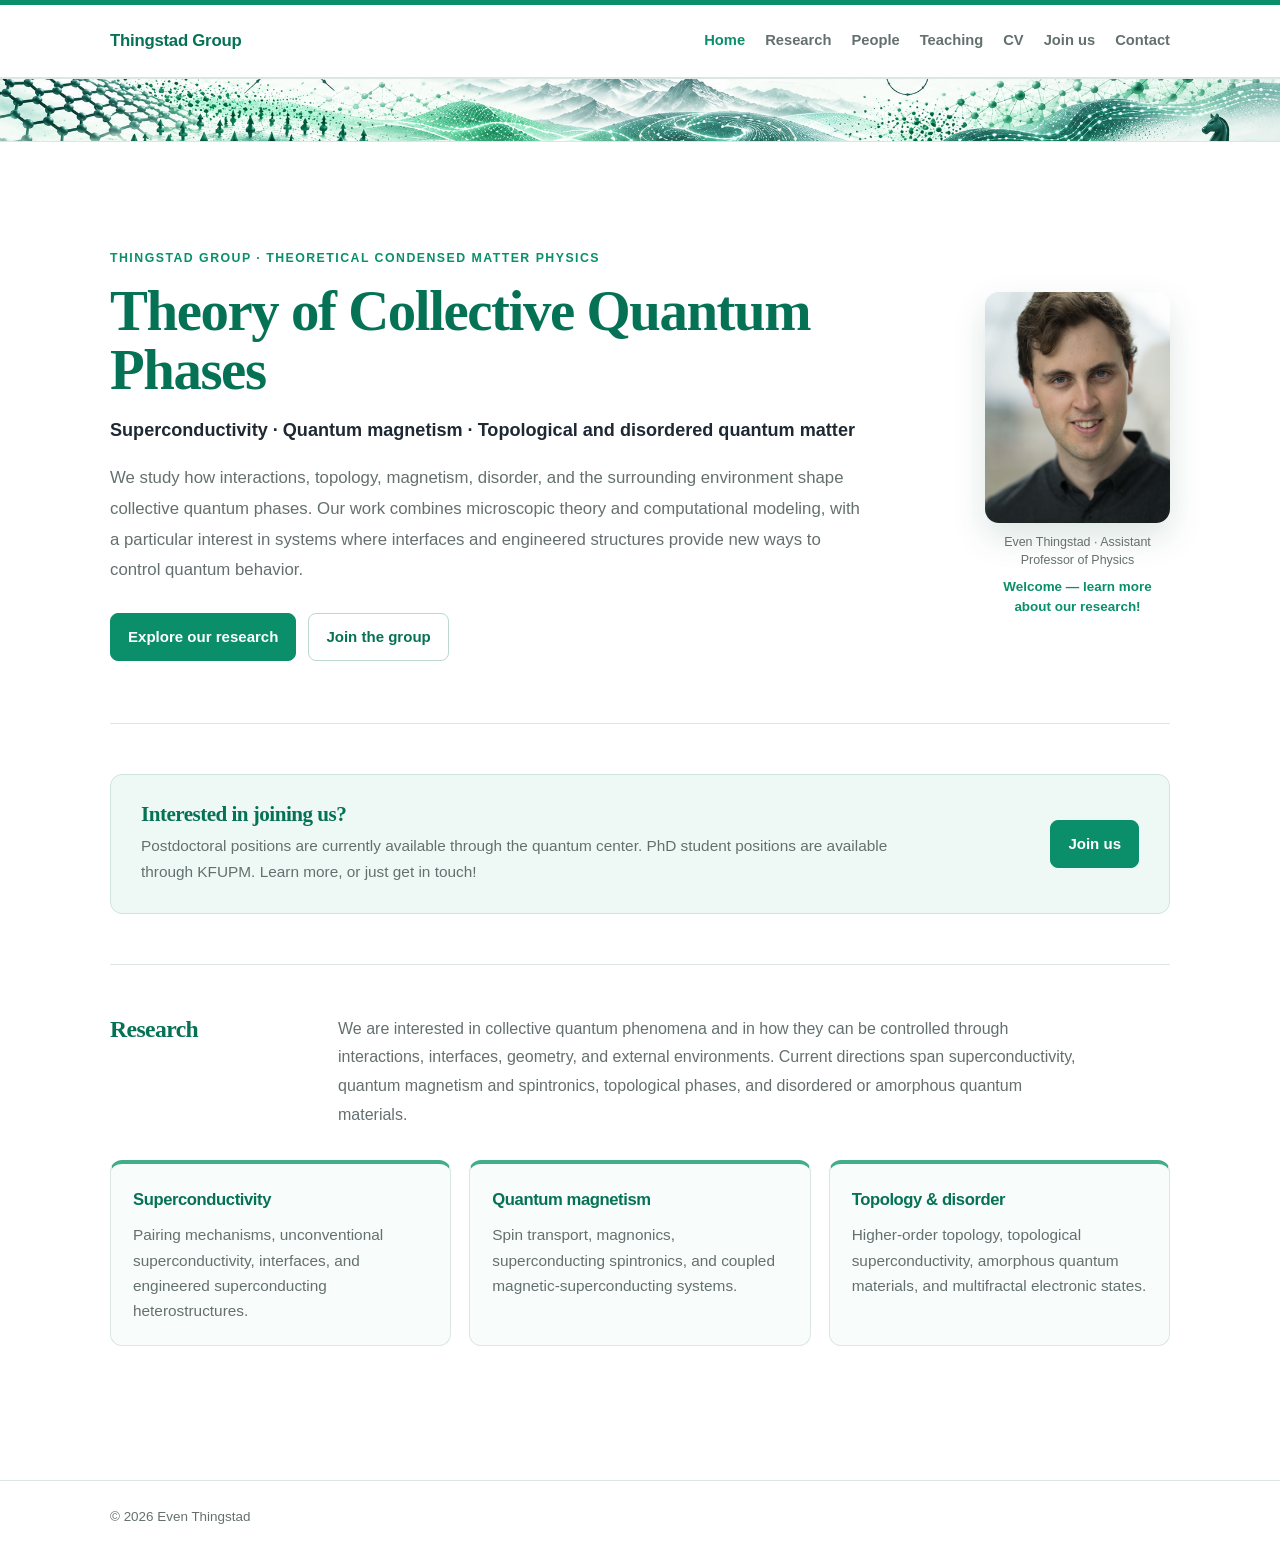
<file: index.html>
<!DOCTYPE html>
<html lang="en">
<head>
  <meta charset="UTF-8">
  <meta name="viewport" content="width=device-width, initial-scale=1.0">
  <title>Thingstad Group | Theory of Collective Quantum Phases</title>
  <meta name="description" content="Thingstad Group at KFUPM: theoretical research on superconductivity, quantum magnetism, topology, and disordered quantum matter.">
  <link rel="stylesheet" href="style.css">
</head>
<body class="home-page">
<header>
  <div class="container navbar">
    <a class="site-name" href="index.html">Thingstad Group</a>
    <nav>
      <a href="index.html" class="active">Home</a>
      <a href="research.html">Research</a>
      <a href="people.html">People</a>
      <a href="teaching.html">Teaching</a>
      <a href="cv.html">CV</a>
      <a href="join.html">Join us</a>
      <a href="contact.html">Contact</a>
    </nav>
  </div>
</header>

<div class="sitewide-band">
  <img src="banner-sitewide.png" alt="Abstract scientific banner">
</div>

<main>
  <div class="container">
    <section class="home-hero">
      <div>
        <p class="home-kicker">Thingstad Group · Theoretical Condensed Matter Physics</p>
        <h1>Theory of Collective Quantum Phases</h1>
        <p class="home-subtitle">
          Superconductivity · Quantum magnetism · Topological and disordered quantum matter
        </p>

        <p class="home-intro">
          We study how interactions, topology, magnetism, disorder, and the surrounding
          environment shape collective quantum phases. Our work combines microscopic
          theory and computational modeling, with a particular interest in systems where
          interfaces and engineered structures provide new ways to control quantum behavior.
        </p>

        <div class="home-actions">
          <a class="button primary" href="research.html">Explore our research</a>
          <a class="button secondary" href="join.html">Join the group</a>
        </div>
      </div>

      <div class="profile-wrap">
        <img class="profile-photo" src="profile1.jpg" alt="Even Thingstad">
        <p class="profile-caption">
          Even Thingstad · Assistant Professor of Physics
        </p>
        <a class="profile-invite" href="research.html">Welcome — learn more about our research!</a>
      </div>
    </section>

   <section class="home-section">
      <div class="join-banner">
        <div>
          <h2>Interested in joining us?</h2>
          <p>
            Postdoctoral positions are currently available through the quantum center. PhD student positions are
            available through KFUPM. Learn more, or just get in touch!
          </p>
        </div>
        <a class="button primary" href="join.html">Join us</a>
      </div>
    </section>


    <section class="home-section">
      <div class="home-section-heading">
        <h2>Research</h2>
        <p class="home-section-copy">
          We are interested in collective quantum phenomena and in how they can be
          controlled through interactions, interfaces, geometry, and external environments.
          Current directions span superconductivity, quantum magnetism and spintronics,
          topological phases, and disordered or amorphous quantum materials.
        </p>
      </div>

      <div class="research-grid">
        <article class="research-card">
          <h3>Superconductivity</h3>
          <p>
            Pairing mechanisms, unconventional superconductivity, interfaces,
            and engineered superconducting heterostructures.
          </p>
        </article>

        <article class="research-card">
          <h3>Quantum magnetism</h3>
          <p>
            Spin transport, magnonics, superconducting spintronics, and coupled
            magnetic-superconducting systems.
          </p>
        </article>

        <article class="research-card">
          <h3>Topology &amp; disorder</h3>
          <p>
            Higher-order topology, topological superconductivity, amorphous
            quantum materials, and multifractal electronic states.
          </p>
        </article>
      </div>
    </section>


  </div>
</main>

<footer>
  <div class="container">
    © 2026 Even Thingstad
  </div>
</footer>
</body>
</html>
</file>
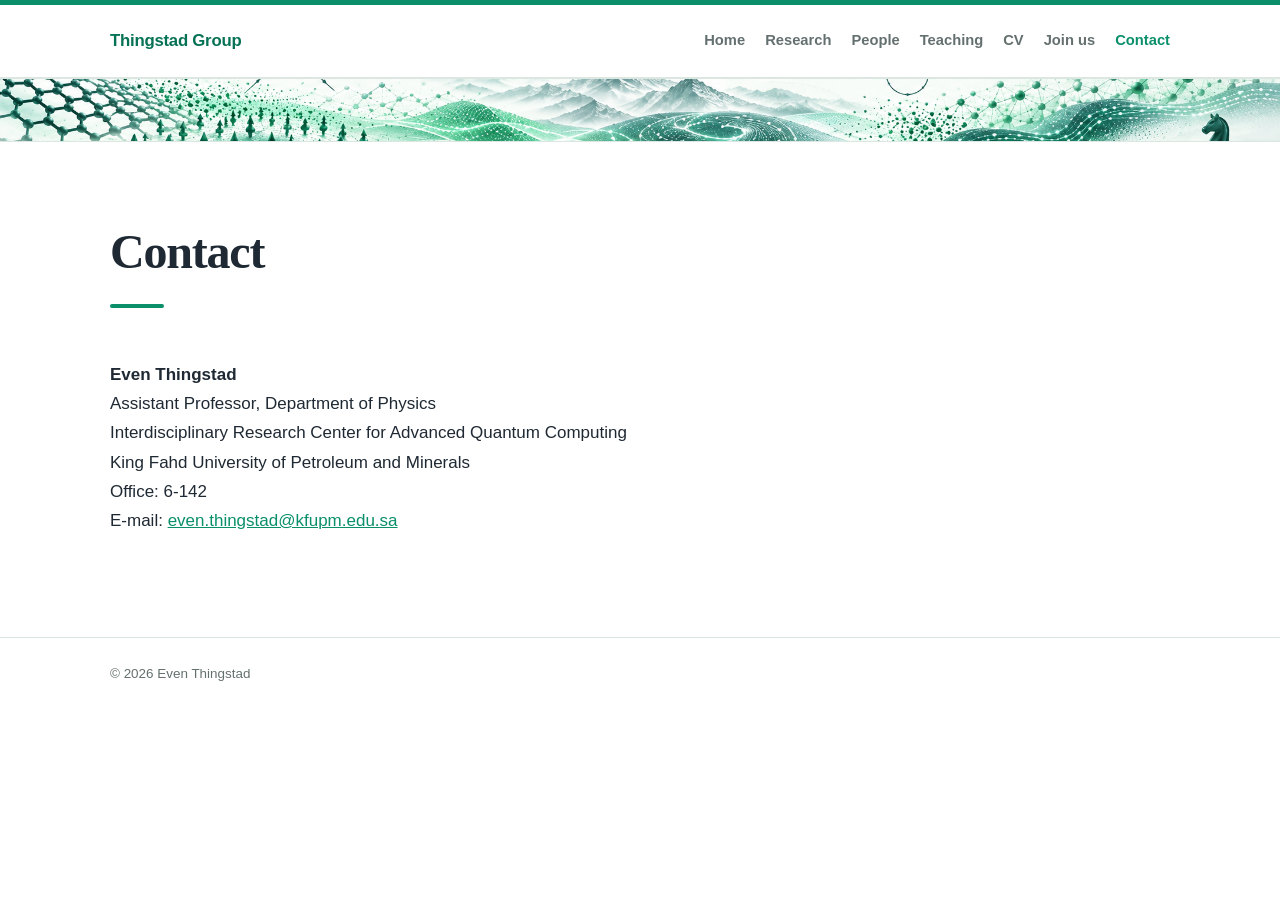
<file: contact.html>
<!DOCTYPE html>
<html lang="en">
<head>
  <meta charset="UTF-8">
  <meta name="viewport" content="width=device-width, initial-scale=1.0">
  <title>Contact | Thingstad Group</title>
  <meta name="description" content="Contact information for the Thingstad Group at KFUPM.">
  <link rel="stylesheet" href="style.css">
</head>
<body>
<header>
  <div class="container navbar">
    <a class="site-name" href="index.html">Thingstad Group</a>
    <nav>
      <a href="index.html">Home</a>
      <a href="research.html">Research</a>
      <a href="people.html">People</a>
      <a href="teaching.html">Teaching</a>
      <a href="cv.html">CV</a>
      <a href="join.html">Join us</a>
      <a href="contact.html" class="active">Contact</a>
    </nav>
  </div>
</header>

<div class="sitewide-band">
  <img src="banner-sitewide.png" alt="Abstract scientific banner">
</div>


<main>
  <div class="container">
    <section class="page-header">
      <h1>Contact</h1>
      <!--<p class="lead"> Contact information for the Thingstad Group. </p> -->
    </section>

    <section class="info-block">
      <p>
        <strong>Even Thingstad</strong><br>
        Assistant Professor, Department of Physics<br>
        Interdisciplinary Research Center for Advanced Quantum Computing<br>
        King Fahd University of Petroleum and Minerals<br>
        Office: 6-142<br>
        E-mail: <span class="protected-email">Enable JavaScript to display email</span>
      </p>
    </section>
<!--
    <section class="info-block">
      <h2>Profiles</h2>
      <ul class="section-list">
        <li><a href="#">Google Scholar</a></li>
        <li><a href="#">ORCID</a></li>
        <li><a href="#">GitHub</a></li>
      </ul>
    </section>
-->

    <script>
      (function () {
        var user = "even" + "." + "thingstad";
        var domain = "kfupm" + ".edu.sa";
        var address = user + "@" + domain;
        document.querySelectorAll(".protected-email").forEach(function (target) {
          var link = document.createElement("a");
          link.href = "mailto:" + address;
          link.textContent = address;
          target.textContent = "";
          target.appendChild(link);
        });
      })();
    </script>
  </div>
</main>

<footer>
  <div class="container">
    © 2026 Even Thingstad
  </div>
</footer>
</body>
</html>
</file>
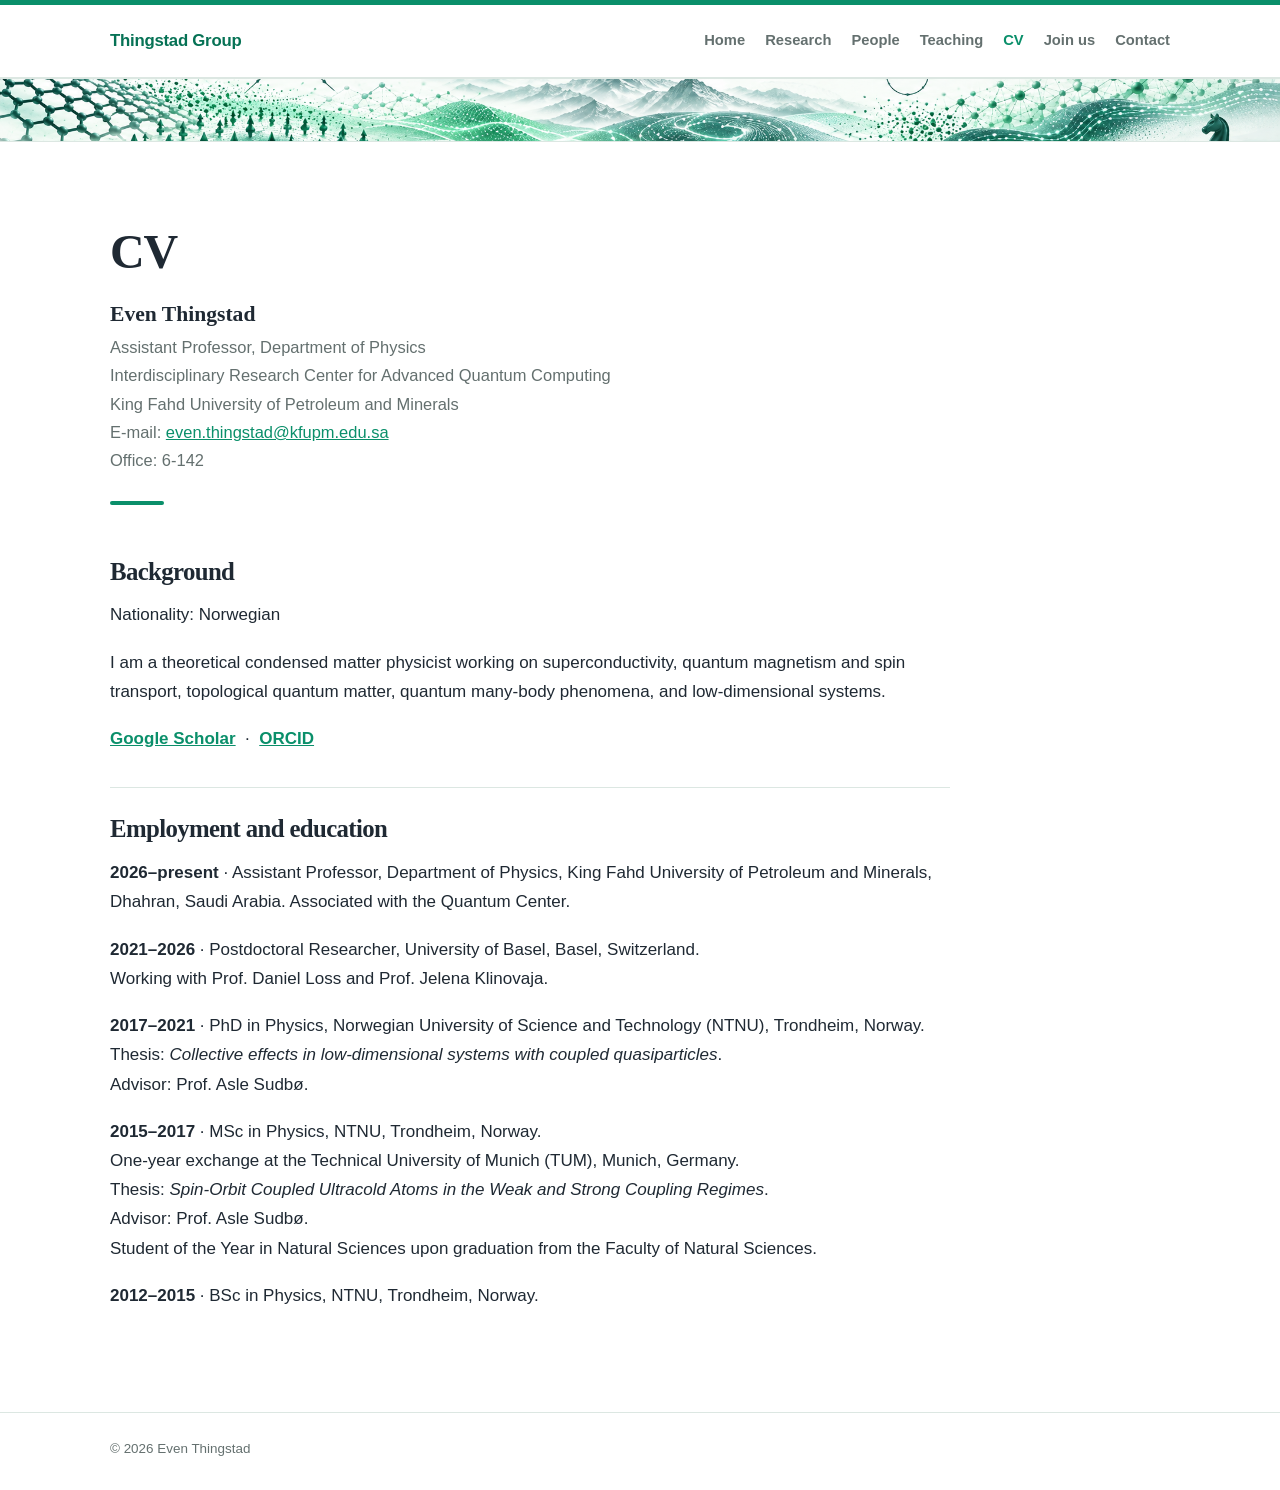
<file: cv.html>
<!DOCTYPE html>
<html lang="en">
<head>
  <meta charset="UTF-8">
  <meta name="viewport" content="width=device-width, initial-scale=1.0">
  <title>CV | Even Thingstad</title>
  <meta name="description" content="Brief academic CV of Even Thingstad, Assistant Professor in the Department of Physics at KFUPM.">
  <link rel="stylesheet" href="style.css">
</head>
<body>
<header>
  <div class="container navbar">
    <a class="site-name" href="index.html">Thingstad Group</a>
    <nav>
      <a href="index.html">Home</a>
      <a href="research.html">Research</a>
      <a href="people.html">People</a>
      <a href="teaching.html">Teaching</a>
      <a href="cv.html" class="active">CV</a>
      <a href="join.html">Join us</a>
      <a href="contact.html">Contact</a>
    </nav>
  </div>
</header>

<div class="sitewide-band">
  <img src="banner-sitewide.png" alt="Abstract scientific banner">
</div>


<main>
  <div class="container">
    <section class="page-header">
      <h1>CV</h1>
      <div class="cv-identity">
        <strong>Even Thingstad</strong><br>
	Assistant Professor, Department of Physics<br>
        Interdisciplinary Research Center for Advanced Quantum Computing<br>
        King Fahd University of Petroleum and Minerals<br>
        E-mail: <span class="protected-email">Enable JavaScript to display email</span><br>
        Office: 6-142
      </div>
    </section>

    <section class="info-block">
      <h2>Background</h2>
      <p>
        Nationality: Norwegian
      </p>
      <p>
        I am a theoretical condensed matter physicist working on superconductivity,
        quantum magnetism and spin transport, topological quantum matter, quantum
        many-body phenomena, and low-dimensional systems.
      </p>
      <p>
        <a class="inline-link" href="https://scholar.google.com/citations?hl=en&user=HQakPwkAAAAJ" target="_blank" rel="noopener noreferrer">Google Scholar</a>
        &nbsp;·&nbsp;
        <a class="inline-link" href="https://orcid.org/0000-0002-7862-2286" target="_blank" rel="noopener noreferrer">ORCID</a>
      </p>
    </section>

    <section class="info-block">
      <h2>Employment and education</h2>
      <p>
        <strong>2026–present</strong> · Assistant Professor, Department of Physics,
        King Fahd University of Petroleum and Minerals, Dhahran, Saudi Arabia.
        Associated with the Quantum Center.
      </p>
      <p>
        <strong>2021–2026</strong> · Postdoctoral Researcher, University of Basel,
        Basel, Switzerland. <br> Working with Prof. Daniel Loss and Prof. Jelena Klinovaja.
      </p>
      <p>
        <strong>2017–2021</strong> · PhD in Physics, Norwegian University of Science and Technology (NTNU), Trondheim, Norway.<br>
        Thesis: <em>Collective effects in low-dimensional systems with coupled quasiparticles</em>.<br>
        Advisor: Prof. Asle Sudbø.
      </p>
      <p>
        <strong>2015–2017</strong> · MSc in Physics, NTNU, Trondheim, Norway.<br>
        One-year exchange at the Technical University of Munich (TUM), Munich, Germany.<br>
        Thesis: <em>Spin-Orbit Coupled Ultracold Atoms in the Weak and Strong Coupling Regimes</em>.<br>
        Advisor: Prof. Asle Sudbø.<br>
        Student of the Year in Natural Sciences upon graduation from the Faculty of Natural Sciences.
      </p>
      <p>
        <strong>2012–2015</strong> · BSc in Physics, NTNU, Trondheim, Norway.
      </p>
    </section>

<!--
<section class="info-block">
  <h2>Research interests</h2>
  <p>
    Theoretical condensed matter physics, with emphasis on superconductivity,
    magnetism and spin transport, topological quantum matter, quantum many-body
    phenomena, and low-dimensional systems. A recurring theme is how interactions,
    interfaces, and engineered environments can be used to create or control
    collective quantum phases.
  </p>
</section>
-->

    <script>
      (function () {
        var user = "even" + "." + "thingstad";
        var domain = "kfupm" + ".edu.sa";
        var address = user + "@" + domain;
        document.querySelectorAll(".protected-email").forEach(function (target) {
          var link = document.createElement("a");
          link.href = "mailto:" + address;
          link.textContent = address;
          target.textContent = "";
          target.appendChild(link);
        });
      })();
    </script>
  </div>
</main>

<footer>
  <div class="container">
    © 2026 Even Thingstad
  </div>
</footer>
</body>
</html>
</file>
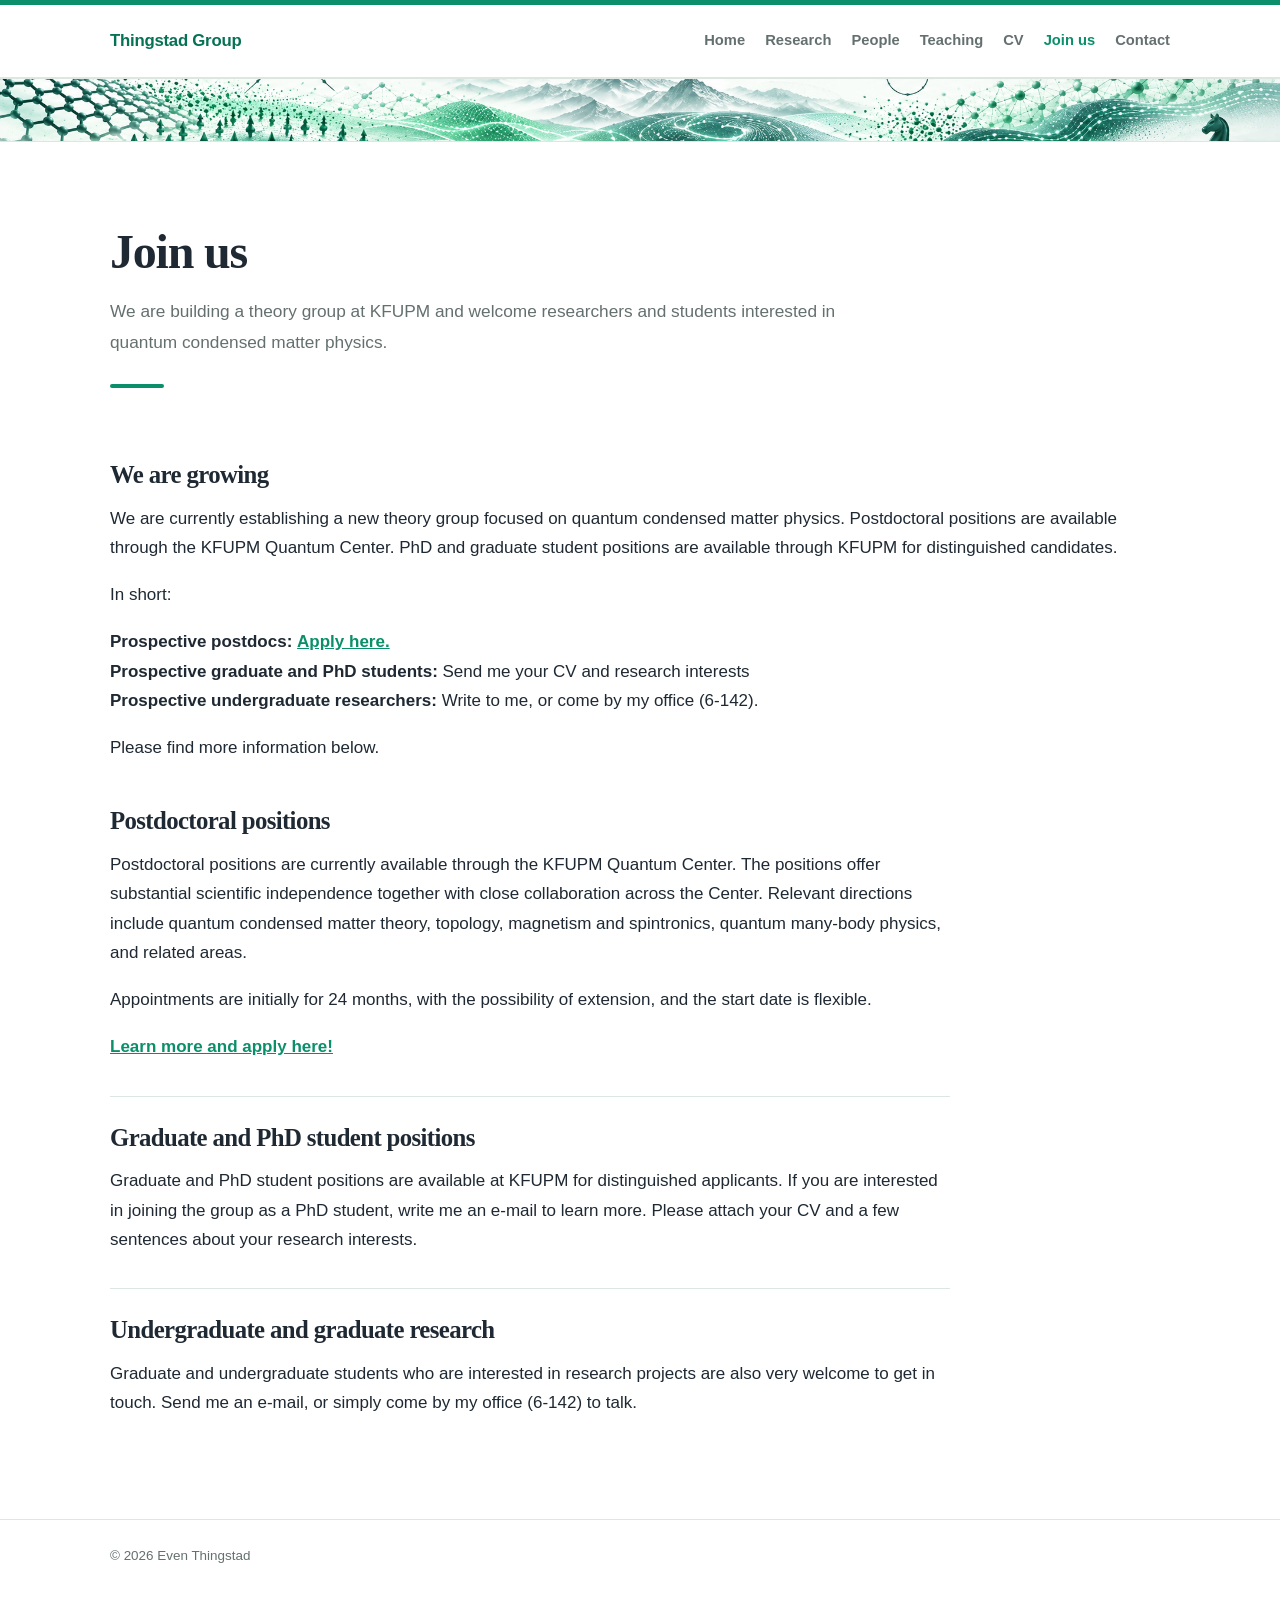
<file: join.html>
<!DOCTYPE html>
<html lang="en">
<head>
  <meta charset="UTF-8">
  <meta name="viewport" content="width=device-width, initial-scale=1.0">
  <title>Join us | Thingstad Group</title>
  <meta name="description" content="Postdoctoral, PhD, graduate, and undergraduate research opportunities in the Thingstad Group at KFUPM.">
  <link rel="stylesheet" href="style.css">
</head>
<body>
<header>
  <div class="container navbar">
    <a class="site-name" href="index.html">Thingstad Group</a>
    <nav>
      <a href="index.html">Home</a>
      <a href="research.html">Research</a>
      <a href="people.html">People</a>
      <a href="teaching.html">Teaching</a>
      <a href="cv.html">CV</a>
      <a href="join.html" class="active">Join us</a>
      <a href="contact.html">Contact</a>
    </nav>
  </div>
</header>

<div class="sitewide-band">
  <img src="banner-sitewide.png" alt="Abstract scientific banner">
</div>


<main>
  <div class="container">
    <section class="page-header">
      <h1>Join us</h1>
      <p class="lead">
        We are building a theory group at KFUPM and welcome researchers and students
        interested in quantum condensed matter physics.
      </p>
    </section>

<h2>We are growing</h2>
      <p>
        We are currently establishing a new theory group focused on quantum condensed
        matter physics. Postdoctoral positions are available through the KFUPM Quantum
        Center. PhD and graduate student positions are available through KFUPM for distinguished candidates.
      </p>
	<p>In short:</p>
      <p>
        <strong>Prospective postdocs:</strong>
        <a class="inline-link" href="https://academicjobsonline.org/ajo/jobs/31641"
           target="_blank" rel="noopener noreferrer">Apply here.</a><br>
        <strong> Prospective graduate and PhD students:</strong>
        Send me your CV and research interests </a><br>
        <strong> Prospective undergraduate researchers:</strong> Write to me, or come by my office (6-142). 
      </p>
	<p>
        Please find more information below.
      </p>
    <section class="info-block">
      <h2>Postdoctoral positions</h2>
      <p>
        Postdoctoral positions are currently available through the KFUPM Quantum Center.
        The positions offer substantial scientific independence together with close
        collaboration across the Center. Relevant directions include quantum condensed
        matter theory, topology, magnetism and spintronics, quantum many-body physics,
        and related areas.
      </p>
      <p>
        Appointments are initially for 24 months, with the possibility of extension,
        and the start date is flexible.
      </p>
      <p>
        <a class="inline-link"
           href="https://academicjobsonline.org/ajo/jobs/31641"
           target="_blank"
           rel="noopener noreferrer">Learn more and apply here!</a>
      </p>
    </section>

    <section class="info-block">
      <h2>Graduate and PhD student positions </h2>
      <p>
        Graduate and PhD student positions are available at KFUPM for distinguished applicants.
        If you are interested in joining the group as a PhD student, write me an e-mail
        to learn more. Please attach your CV and a few sentences about your research interests. 
      </p>
      </section>

<section class="info-block">
      <h2>Undergraduate and graduate research</h2>
      <p>
        Graduate and undergraduate students who are interested in research projects
        are also very welcome to get in touch. Send me an e-mail, or simply come by my office (6-142) to talk.
      </p>
    </section>

    <script>
      (function () {
        var user = "even" + "." + "thingstad";
        var domain = "kfupm" + ".edu.sa";
        var address = user + "@" + domain;
        document.querySelectorAll(".protected-email").forEach(function (target) {
          var link = document.createElement("a");
          link.href = "mailto:" + address;
          link.textContent = address;
          target.textContent = "";
          target.appendChild(link);
        });
      })();
    </script>
  </div>
</main>

<footer>
  <div class="container">
    © 2026 Even Thingstad
  </div>
</footer>
</body>
</html>
</file>
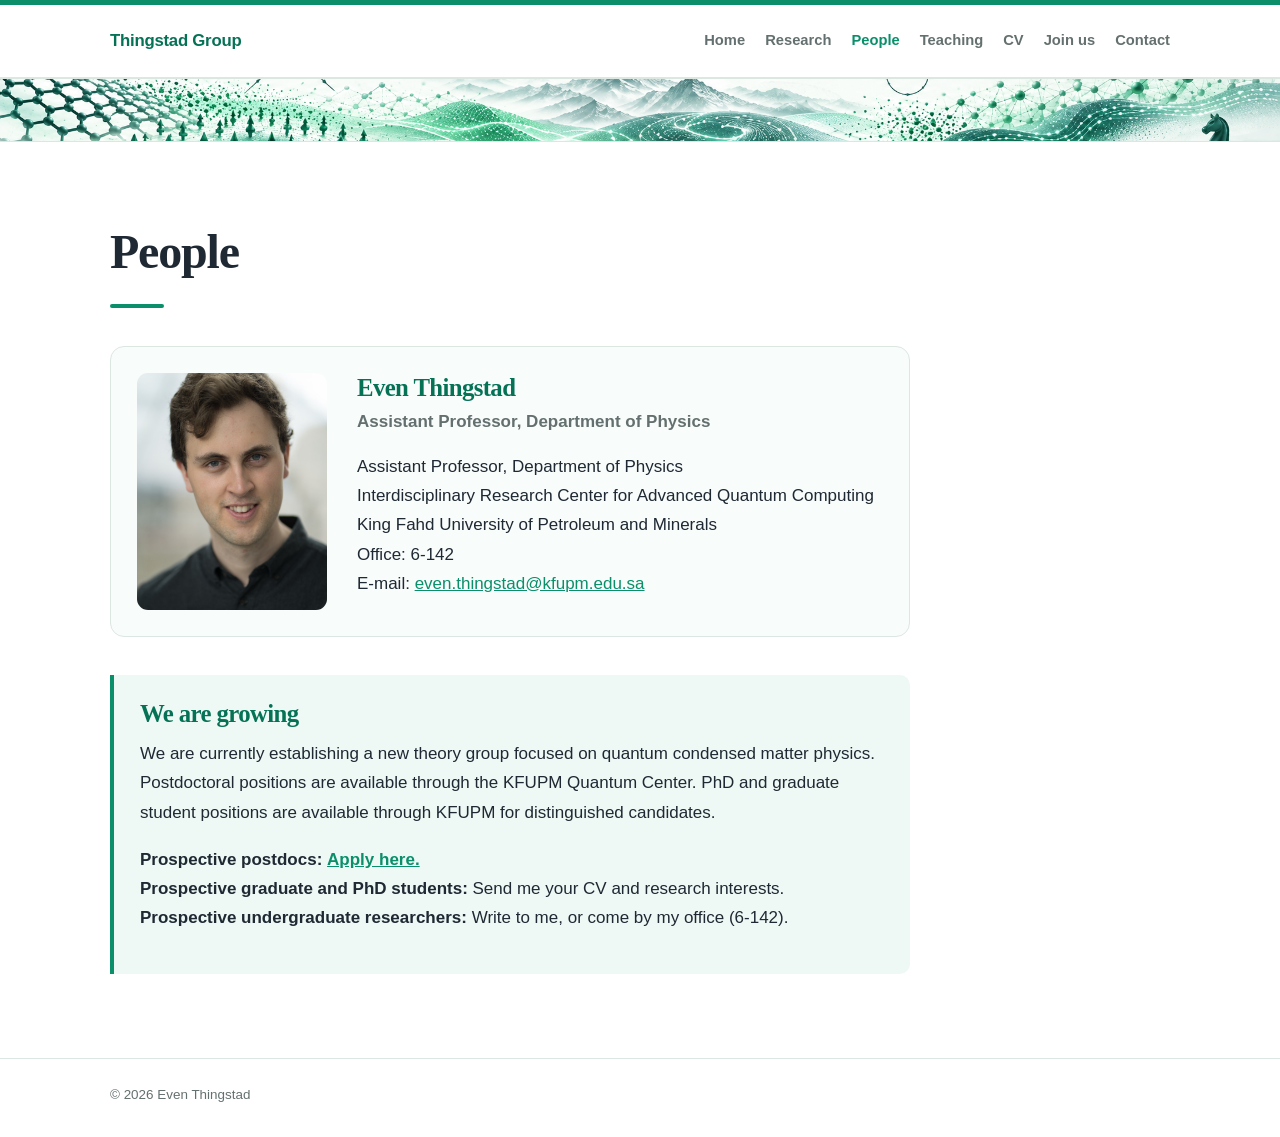
<file: people.html>
<!DOCTYPE html>
<html lang="en">
<head>
  <meta charset="UTF-8">
  <meta name="viewport" content="width=device-width, initial-scale=1.0">
  <title>People | Thingstad Group</title>
  <meta name="description" content="People in the Thingstad Group at KFUPM.">
  <link rel="stylesheet" href="style.css">
</head>
<body>
<header>
  <div class="container navbar">
    <a class="site-name" href="index.html">Thingstad Group</a>
    <nav>
      <a href="index.html">Home</a>
      <a href="research.html">Research</a>
      <a href="people.html" class="active">People</a>
      <a href="teaching.html">Teaching</a>
      <a href="cv.html">CV</a>
      <a href="join.html">Join us</a>
      <a href="contact.html">Contact</a>
    </nav>
  </div>
</header>

<div class="sitewide-band">
  <img src="banner-sitewide.png" alt="Abstract scientific banner">
</div>


<main>
  <div class="container">
    <section class="page-header">
      <h1>People</h1>
      <!--<p class="lead">
        The Thingstad Group is being established within the Quantum Center and the Physics Department at King Fahd University of Petroleum and Minerals.
      </p>
-->
    </section>

    <section class="person-card">
      <img class="person-photo" src="profile1.jpg" alt="Even Thingstad">
      <div>
        <h2>Even Thingstad</h2>
        <p class="person-title">Assistant Professor, Department of Physics</p>

        <p class="person-details">
	Assistant Professor, Department of Physics<br>
          Interdisciplinary Research Center for Advanced Quantum Computing<br>
          King Fahd University of Petroleum and Minerals<br>
          Office: 6-142<br>
          E-mail: <span class="protected-email">Enable JavaScript to display email</span>
        </p>
      </div>
    </section>

    <section class="group-note">
      <h2>We are growing</h2>
      <p>
        We are currently establishing a new theory group focused on quantum condensed
        matter physics. Postdoctoral positions are available through the KFUPM Quantum
        Center. PhD and graduate student positions are available through KFUPM for distinguished candidates.
      </p>
      <p>
        <strong>Prospective postdocs:</strong>
        <a class="inline-link" href="https://academicjobsonline.org/ajo/jobs/31641"
           target="_blank" rel="noopener noreferrer">Apply here.</a><br>
        <strong> Prospective graduate and PhD students:</strong>
        Send me your CV and research interests. </a><br>
        <strong> Prospective undergraduate researchers:</strong> Write to me, or come by my office (6-142). 
      </p>
    </section>

    <script>
      (function () {
        var user = "even" + "." + "thingstad";
        var domain = "kfupm" + ".edu.sa";
        var address = user + "@" + domain;
        document.querySelectorAll(".protected-email").forEach(function (target) {
          var link = document.createElement("a");
          link.href = "mailto:" + address;
          link.textContent = address;
          target.textContent = "";
          target.appendChild(link);
        });
      })();
    </script>
  </div>
</main>

<footer>
  <div class="container">
    © 2026 Even Thingstad
  </div>
</footer>
</body>
</html>
</file>
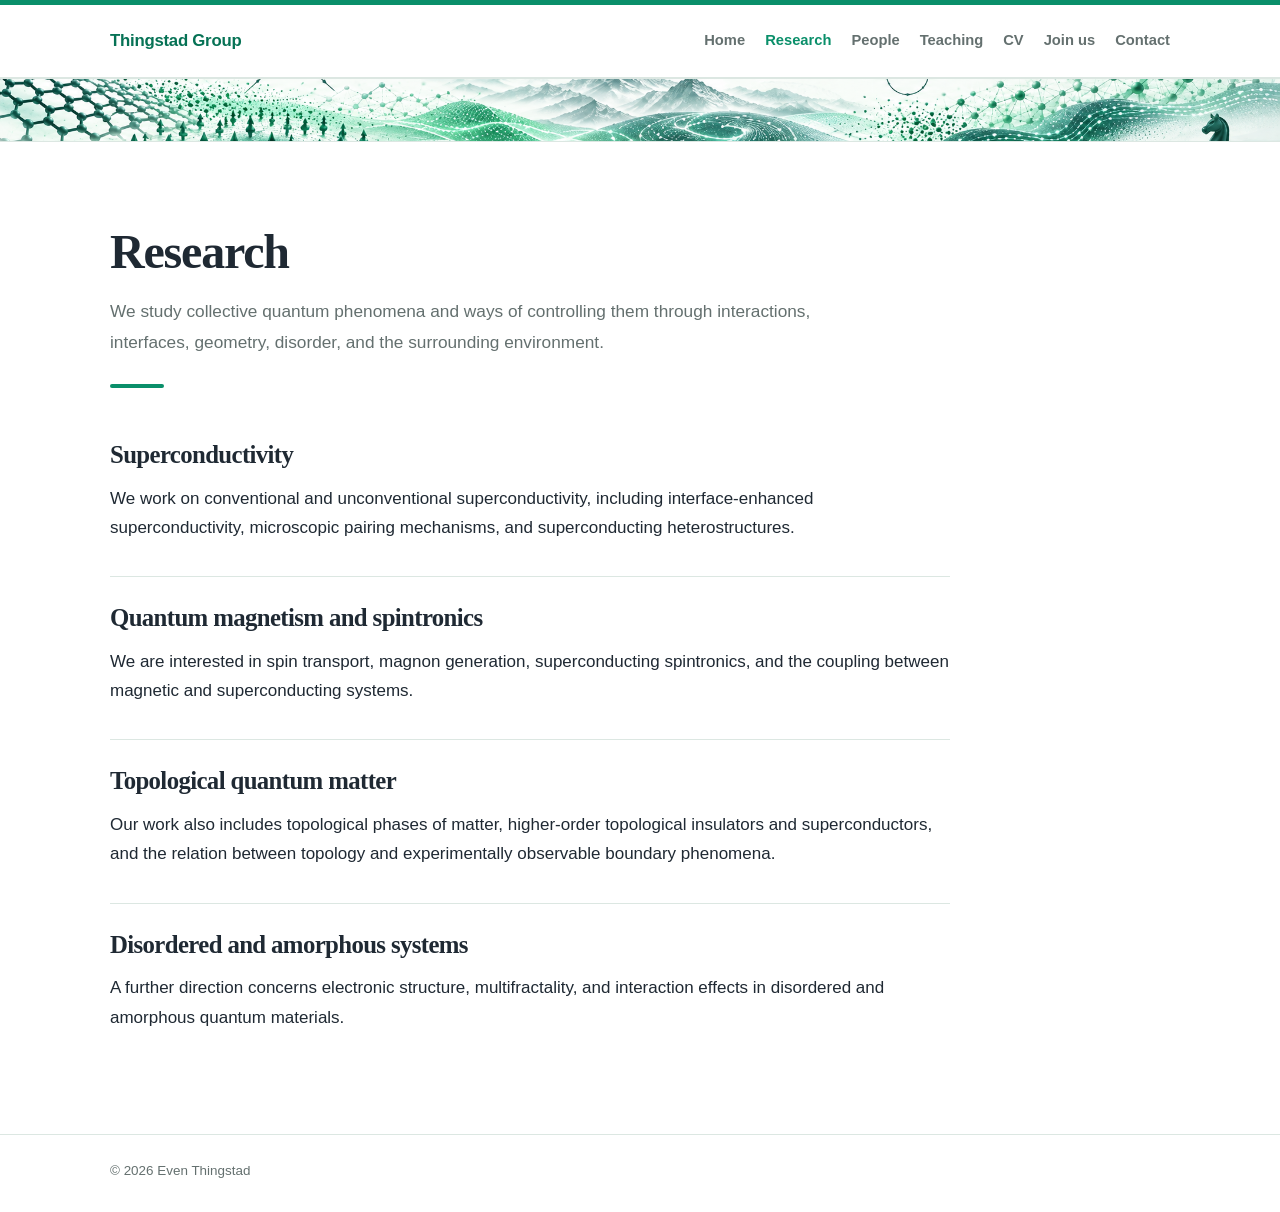
<file: research.html>
<!DOCTYPE html>
<html lang="en">
<head>
  <meta charset="UTF-8">
  <meta name="viewport" content="width=device-width, initial-scale=1.0">
  <title>Research | Thingstad Group</title>
  <meta name="description" content="Research directions of the Thingstad Group at KFUPM.">
  <link rel="stylesheet" href="style.css">
</head>
<body>
<header>
  <div class="container navbar">
    <a class="site-name" href="index.html">Thingstad Group</a>
    <nav>
      <a href="index.html">Home</a>
      <a href="research.html" class="active">Research</a>
      <a href="people.html">People</a>
      <a href="teaching.html">Teaching</a>
      <a href="cv.html">CV</a>
      <a href="join.html">Join us</a>
      <a href="contact.html">Contact</a>
    </nav>
  </div>
</header>

<div class="sitewide-band">
  <img src="banner-sitewide.png" alt="Abstract scientific banner">
</div>


<main>
  <div class="container">
    <section class="page-header">
      <h1>Research</h1>
      <p class="lead">
        We study collective quantum phenomena and ways of controlling them through
        interactions, interfaces, geometry, disorder, and the surrounding environment.
      </p>
    </section>
<section class="info-block">
      <h2>Superconductivity</h2>
      <p>
        We work on conventional and unconventional superconductivity, including
        interface-enhanced superconductivity, microscopic pairing mechanisms, and
        superconducting heterostructures.
      </p>
    </section>

    <section class="info-block">
      <h2>Quantum magnetism and spintronics</h2>
      <p>
        We are interested in spin transport, magnon generation, superconducting
        spintronics, and the coupling between magnetic and superconducting systems.
      </p>
    </section>

    <section class="info-block">
      <h2>Topological quantum matter</h2>
      <p>
        Our work also includes topological phases of matter, higher-order topological
        insulators and superconductors, and the relation between topology and
        experimentally observable boundary phenomena.
      </p>
    </section>

    <section class="info-block">
      <h2>Disordered and amorphous systems</h2>
      <p>
        A further direction concerns electronic structure, multifractality, and
        interaction effects in disordered and amorphous quantum materials.
      </p>
    </section>
  </div>
</main>

<footer>
  <div class="container">
    © 2026 Even Thingstad
  </div>
</footer>
</body>
</html>
</file>
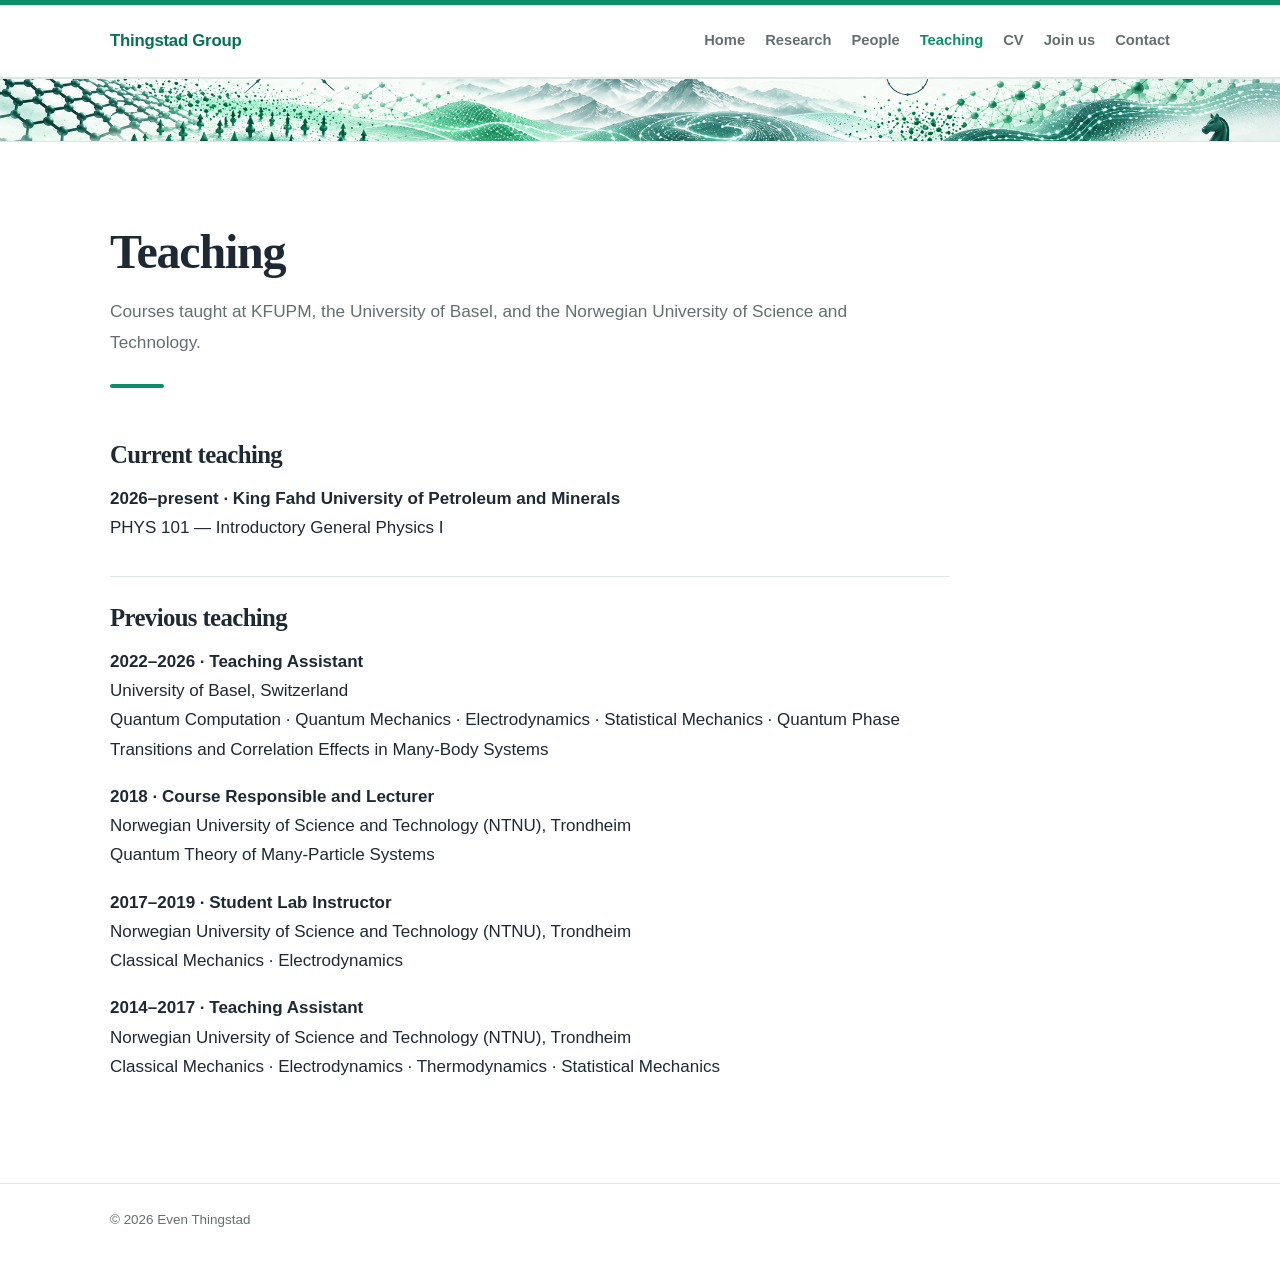
<file: teaching.html>
<!DOCTYPE html>
<html lang="en">
<head>
  <meta charset="UTF-8">
  <meta name="viewport" content="width=device-width, initial-scale=1.0">
  <title>Teaching | Thingstad Group</title>
  <meta name="description" content="Teaching experience of Even Thingstad at KFUPM, the University of Basel, and NTNU.">
  <link rel="stylesheet" href="style.css">
</head>
<body>
<header>
  <div class="container navbar">
    <a class="site-name" href="index.html">Thingstad Group</a>
    <nav>
      <a href="index.html">Home</a>
      <a href="research.html">Research</a>
      <a href="people.html">People</a>
      <a href="teaching.html" class="active">Teaching</a>
      <a href="cv.html">CV</a>
      <a href="join.html">Join us</a>
      <a href="contact.html">Contact</a>
    </nav>
  </div>
</header>

<div class="sitewide-band">
  <img src="banner-sitewide.png" alt="Abstract scientific banner">
</div>


<main>
  <div class="container">
    <section class="page-header">
      <h1>Teaching</h1>
      <p class="lead">
        Courses taught at KFUPM, the University of Basel, and the Norwegian University
        of Science and Technology.
      </p>
    </section>

    <section class="info-block">
      <h2>Current teaching</h2>
      <p>
        <strong>2026–present · King Fahd University of Petroleum and Minerals</strong><br>
        PHYS 101 — Introductory General Physics I
      </p>
    </section>

    <section class="info-block">
      <h2>Previous teaching</h2>

      <p>
        <strong>2022–2026 · Teaching Assistant</strong><br>
        University of Basel, Switzerland<br>
        Quantum Computation · Quantum Mechanics · Electrodynamics · Statistical Mechanics ·
        Quantum Phase Transitions and Correlation Effects in Many-Body Systems
      </p>

      <p>
        <strong>2018 · Course Responsible and Lecturer</strong><br>
        Norwegian University of Science and Technology (NTNU), Trondheim<br>
        Quantum Theory of Many-Particle Systems
      </p>

      <p>
        <strong>2017–2019 · Student Lab Instructor</strong><br>
        Norwegian University of Science and Technology (NTNU), Trondheim<br>
        Classical Mechanics · Electrodynamics
      </p>

      <p>
        <strong>2014–2017 · Teaching Assistant</strong><br>
        Norwegian University of Science and Technology (NTNU), Trondheim<br>
        Classical Mechanics · Electrodynamics · Thermodynamics · Statistical Mechanics
      </p>
    </section>
  </div>
</main>

<footer>
  <div class="container">
    © 2026 Even Thingstad
  </div>
</footer>
</body>
</html>
</file>
<file: style.css>
:root {
    --text: #1f2933;
    --muted: #64706f;
    --line: #dce7e2;
    --green: #0a8f6a;
    --green-dark: #067255;
    --green-mid: #42ad8a;
    --green-soft: #eef9f5;
    --green-soft-2: #f8fcfa;
    --bg: #ffffff;
    --max-width: 1060px;
}

* {
    box-sizing: border-box;
}

html {
    scroll-behavior: smooth;
}

body {
    margin: 0;
    overflow-x: clip;
    font-family: "Segoe UI", "Helvetica Neue", Helvetica, Arial, sans-serif;
    font-size: 17px;
    line-height: 1.72;
    color: var(--text);
    background: var(--bg);
}

.container {
    width: min(var(--max-width), calc(100% - 44px));
    margin: 0 auto;
}

header {
    background: rgba(255, 255, 255, 0.97);
    border-top: 5px solid var(--green);
    border-bottom: 1px solid var(--line);
}

.navbar {
    min-height: 72px;
    display: flex;
    align-items: center;
    justify-content: space-between;
    gap: 28px;
}

.site-name {
    color: var(--green-dark);
    text-decoration: none;
    font-size: 1.05rem;
    font-weight: 700;
    letter-spacing: -0.015em;
    white-space: nowrap;
}

nav {
    display: flex;
    flex-wrap: wrap;
    gap: 20px;
}

nav a {
    color: var(--muted);
    text-decoration: none;
    font-size: 0.92rem;
    font-weight: 550;
}

nav a:hover,
nav a.active {
    color: var(--green);
}

main {
    padding: 58px 0 84px;
}

h1,
h2,
h3 {
    color: var(--text);
    letter-spacing: -0.025em;
}

h1 {
    margin: 0 0 18px;
    font-family: Georgia, "Times New Roman", serif;
    font-size: clamp(2.1rem, 4vw, 3rem);
    line-height: 1.08;
    font-weight: 600;
}

h2 {
    margin: 46px 0 14px;
    font-family: Georgia, "Times New Roman", serif;
    font-size: 1.55rem;
    line-height: 1.2;
    font-weight: 600;
}

h3 {
    margin: 0 0 8px;
    font-size: 1.04rem;
    font-weight: 680;
}

p {
    margin: 0 0 18px;
}

a {
    color: var(--green);
}

a:hover {
    color: var(--green-dark);
}

.lead {
    max-width: 780px;
    margin: 0;
    color: var(--muted);
    font-size: 1.08rem;
    line-height: 1.8;
}

.page-header {
    max-width: 840px;
    padding: 8px 0 26px;
}

.page-header::after {
    content: "";
    display: block;
    width: 54px;
    height: 4px;
    margin-top: 26px;
    border-radius: 4px;
    background: var(--green);
}

.info-block {
    max-width: 840px;
    padding: 26px 0 0;
}

.info-block + .info-block {
    border-top: 1px solid var(--line);
    margin-top: 34px;
}

.info-block h2 {
    margin-top: 0;
}

.section-list {
    padding-left: 1.2rem;
}

.card {
    border: 1px solid var(--line);
    border-radius: 12px;
    padding: 22px 24px;
    background: var(--green-soft-2);
}

.inline-link {
    font-weight: 650;
}

/* Home page */

.home-hero {
    display: grid;
    grid-template-columns: minmax(0, 1.55fr) minmax(190px, 0.45fr);
    gap: 54px;
    align-items: center;
    padding: 30px 0 62px;
}

.home-kicker {
    margin: 0 0 12px;
    color: var(--green);
    font-size: 0.77rem;
    font-weight: 750;
    letter-spacing: 0.12em;
    text-transform: uppercase;
}

.home-hero h1 {
    max-width: 720px;
    margin-bottom: 16px;
    color: var(--green-dark);
    font-size: clamp(2.45rem, 4.6vw, 3.55rem);
    line-height: 1.04;
}

.home-subtitle {
    margin: 0 0 17px;
    color: var(--text);
    font-size: 1.13rem;
    font-weight: 650;
}

.home-intro {
    max-width: 760px;
    margin: 0;
    color: var(--muted);
    font-size: 1.05rem;
    line-height: 1.82;
}

.home-actions {
    display: flex;
    flex-wrap: wrap;
    gap: 12px;
    margin-top: 27px;
}

.button {
    display: inline-block;
    padding: 10px 17px;
    border: 1px solid var(--line);
    border-radius: 8px;
    text-decoration: none;
    font-size: 0.94rem;
    font-weight: 650;
}

.button.primary {
    border-color: var(--green);
    background: var(--green);
    color: #fff;
}

.button.primary:hover {
    border-color: var(--green-dark);
    background: var(--green-dark);
    color: #fff;
}

.button.secondary {
    background: #fff;
    color: var(--green-dark);
    border-color: #bcd8cf;
}

.profile-wrap {
    justify-self: end;
    width: min(100%, 185px);
}

.profile-photo {
    display: block;
    width: 100%;
    aspect-ratio: 4 / 5;
    object-fit: cover;
    object-position: center 34%;
    border-radius: 14px;
    box-shadow: 0 14px 34px rgba(0, 76, 60, 0.14);
}

.profile-caption {
    margin: 10px 2px 0;
    color: var(--muted);
    font-size: 0.78rem;
    line-height: 1.45;
    text-align: center;
}

.profile-invite {
    display: block;
    margin-top: 8px;
    color: var(--green);
    font-size: 0.84rem;
    font-weight: 650;
    line-height: 1.45;
    text-align: center;
    text-decoration: none;
}

.profile-invite:hover {
    color: var(--green-dark);
    text-decoration: underline;
}

.home-section {
    padding: 50px 0;
    border-top: 1px solid var(--line);
}

.home-section-heading {
    display: grid;
    grid-template-columns: 190px 1fr;
    gap: 38px;
    align-items: start;
}

.home-section h2 {
    margin: 0;
    color: var(--green-dark);
    font-size: 1.48rem;
}

.home-section-copy {
    max-width: 740px;
    margin: 0;
    color: var(--muted);
    font-size: 1rem;
    line-height: 1.8;
}

.research-grid {
    display: grid;
    grid-template-columns: repeat(3, 1fr);
    gap: 18px;
    margin-top: 30px;
}

.research-card {
    padding: 22px;
    border: 1px solid var(--line);
    border-top: 4px solid var(--green-mid);
    border-radius: 12px;
    background: var(--green-soft-2);
}

.research-card h3 {
    color: var(--green-dark);
}

.research-card p {
    margin: 0;
    color: var(--muted);
    font-size: 0.96rem;
    line-height: 1.64;
}

.join-banner {
    display: flex;
    justify-content: space-between;
    align-items: center;
    gap: 30px;
    padding: 27px 30px;
    border: 1px solid #cfe4dc;
    border-radius: 12px;
    background: var(--green-soft);
}

.join-banner h2 {
    margin: 0 0 6px;
    color: var(--green-dark);
    font-size: 1.32rem;
}

.join-banner p {
    max-width: 760px;
    margin: 0;
    color: var(--muted);
    font-size: 0.96rem;
}

/* People */

.person-card {
    display: grid;
    grid-template-columns: 190px minmax(0, 1fr);
    gap: 30px;
    align-items: start;
    max-width: 800px;
    padding: 26px;
    margin-top: 12px;
    border: 1px solid var(--line);
    border-radius: 14px;
    background: var(--green-soft-2);
}

.person-photo {
    display: block;
    width: 190px;
    aspect-ratio: 4 / 5;
    object-fit: cover;
    object-position: center 34%;
    border-radius: 11px;
}

.person-card h2 {
    margin: 0 0 4px;
    color: var(--green-dark);
}

.person-title {
    margin-bottom: 16px;
    color: var(--muted);
    font-weight: 600;
}

.person-details {
    margin: 0;
}

.group-note {
    max-width: 800px;
    margin-top: 38px;
    padding: 24px 26px;
    border-left: 4px solid var(--green);
    background: var(--green-soft);
    border-radius: 0 10px 10px 0;
}

.group-note h2 {
    margin: 0 0 10px;
    color: var(--green-dark);
}

footer {
    border-top: 1px solid var(--line);
    color: var(--muted);
    font-size: 0.84rem;
    padding: 24px 0 30px;
}

@media (max-width: 860px) {
    .navbar {
        align-items: flex-start;
        flex-direction: column;
        padding: 17px 0;
        gap: 12px;
    }

    nav {
        gap: 14px 18px;
    }

    main {
        padding-top: 40px;
    }

    .home-hero {
        grid-template-columns: 1fr;
        gap: 30px;
        padding-top: 10px;
    }

    .profile-wrap {
        justify-self: start;
        width: min(100%, 175px);
    }

    .home-section-heading {
        grid-template-columns: 1fr;
        gap: 14px;
    }

    .research-grid {
        grid-template-columns: 1fr;
    }

    .join-banner {
        flex-direction: column;
        align-items: flex-start;
    }

    .person-card {
        grid-template-columns: 150px minmax(0, 1fr);
    }

    .person-photo {
        width: 150px;
    }
}

@media (max-width: 560px) {
    body {
        font-size: 16px;
    }

    .container {
        width: min(100% - 30px, var(--max-width));
    }

    nav a {
        font-size: 0.89rem;
    }

    .home-hero h1 {
        font-size: 2.35rem;
    }

    h1 {
        font-size: 2.1rem;
    }

    .person-card {
        grid-template-columns: 1fr;
    }

    .person-photo {
        width: 170px;
    }
}

.cv-identity {
    margin-top: 10px;
    color: var(--muted);
    font-size: 1.03rem;
    line-height: 1.72;
}

.cv-identity strong {
    color: var(--text);
    font-family: Georgia, "Times New Roman", serif;
    font-size: 1.35rem;
    font-weight: 600;
}


@media (max-width: 560px) {

    }




/* Site-wide narrow scientific band */

.sitewide-band {
    width: 100%;
    height: clamp(52px, 5vw, 78px);
    margin: 0 0 18px;
    overflow: hidden;
    border-top: 1px solid var(--line);
    border-bottom: 1px solid var(--line);
    background: #ffffff;
}

.sitewide-band img {
    display: block;
    width: 100%;
    height: 100%;
    object-fit: cover;
    object-position: center center;
}

@media (max-width: 860px) {
    .sitewide-band {
        height: clamp(44px, 7vw, 62px);
        margin-bottom: 14px;
    }
}

@media (max-width: 560px) {
    .sitewide-band {
        height: 44px;
        margin-bottom: 12px;
    }
}
</file>
